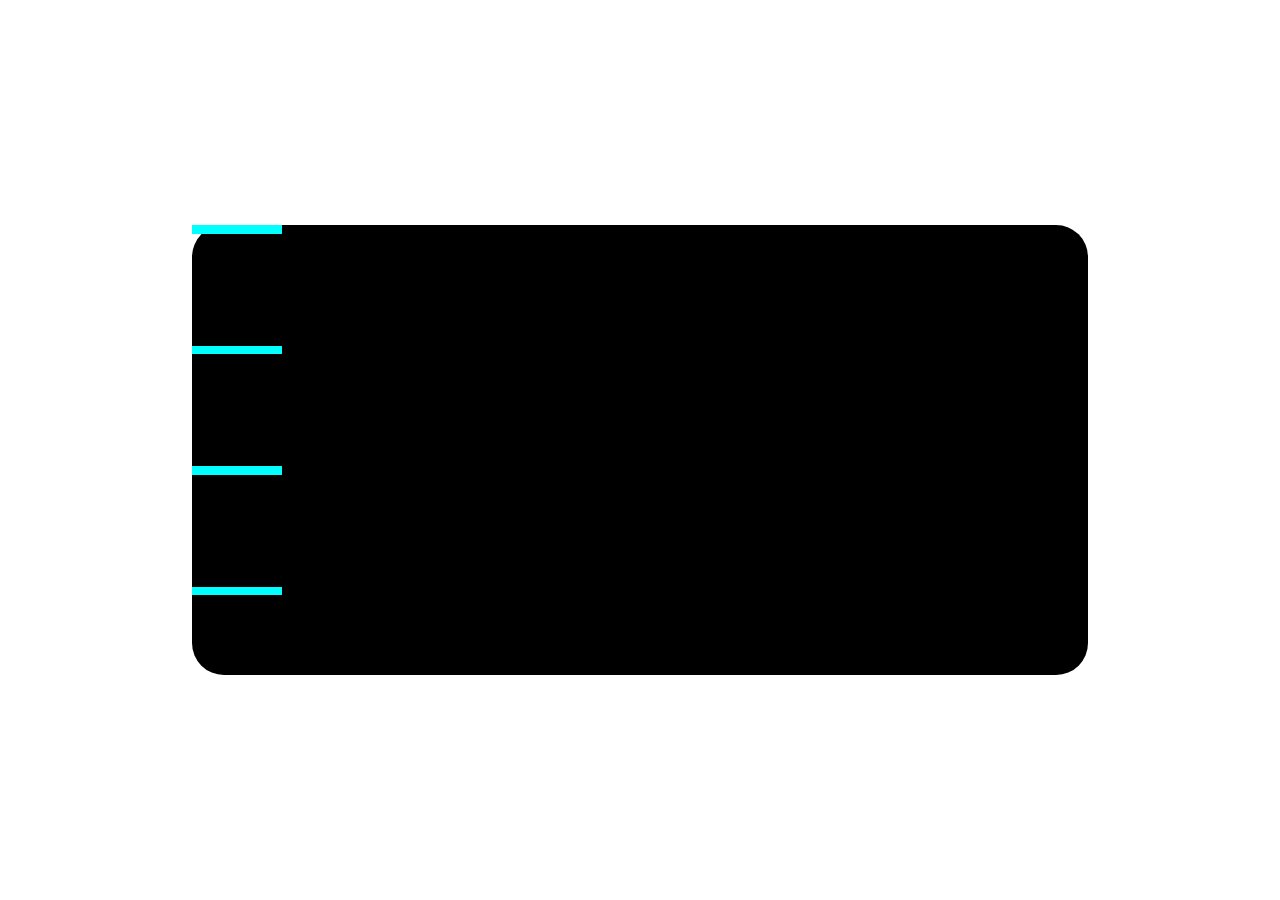
<file: just create/index.html>
<!DOCTYPE html>
<html lang="en">
<head>
    <meta charset="UTF-8">
    <meta name="viewport" content="width=device-width, initial-scale=1.0">
    <title>Just create</title>
    <link rel="stylesheet" href="style.css">
</head>
<body>
    <div class="container">
        <div class="item items1">
        </div>
        <div class="item items2">
        </div>
        <div class="item items3">
        </div>
        <div class="item items4">
        </div>
    </div>
</body>
</html>
</file>
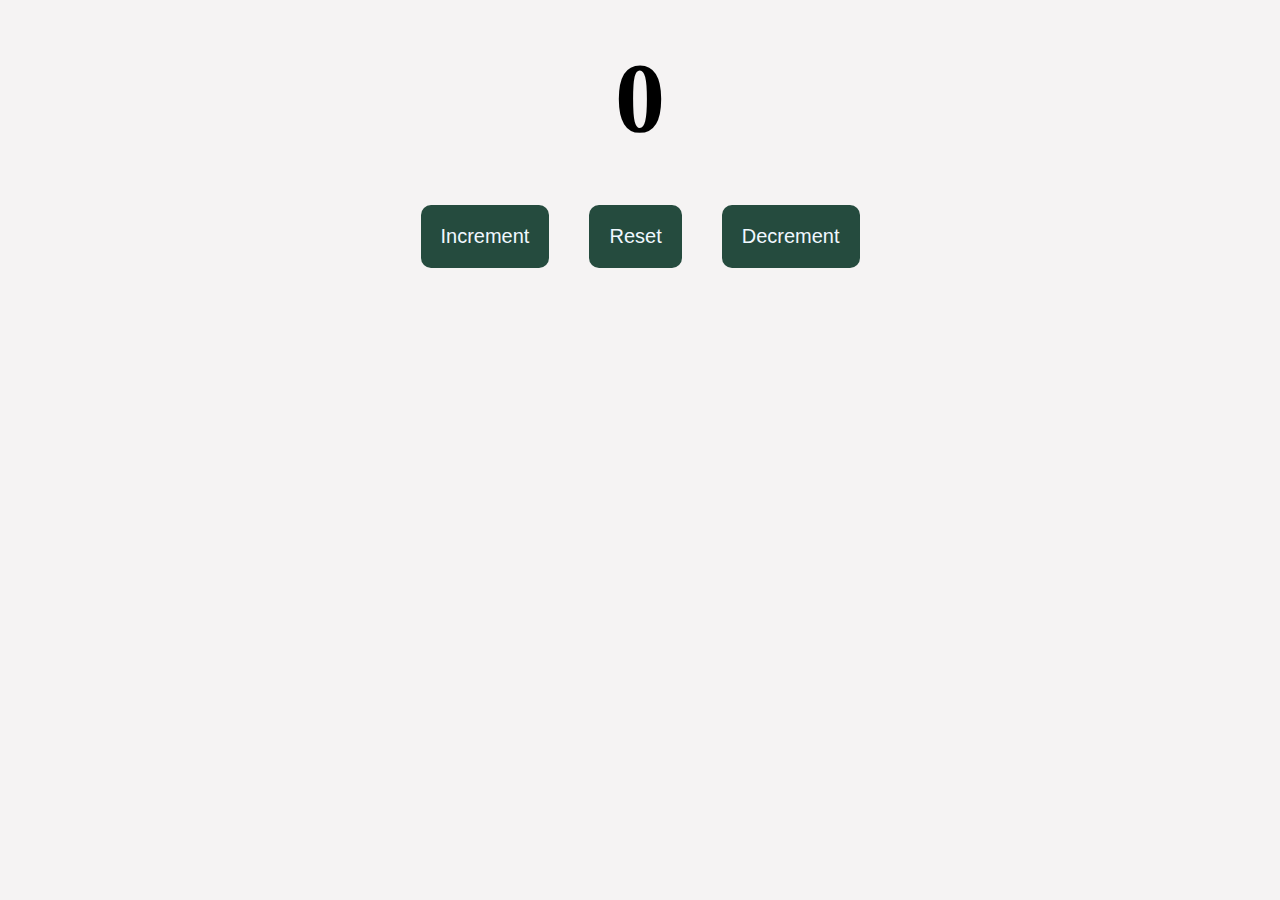
<file: web dev/counter_Project/index.html>
<!DOCTYPE html>
<html lang="en">
<head>
    <meta charset="UTF-8">
    <meta name="viewport" content="width=device-width, initial-scale=1.0">
    <title>Counter-Project</title>
    <link rel="stylesheet" href="style.css">
</head>
<body>
    <h1 id="display">0</h1>
    <div class="buttons">
        <button class="a" id="increase">Increment</button>
        <button class="a"id="reset">Reset</button>
        <button class="a" id="decrease">Decrement</button>
    </div>
    <script src="script.js"></script>    
</body>
</html>
</file>
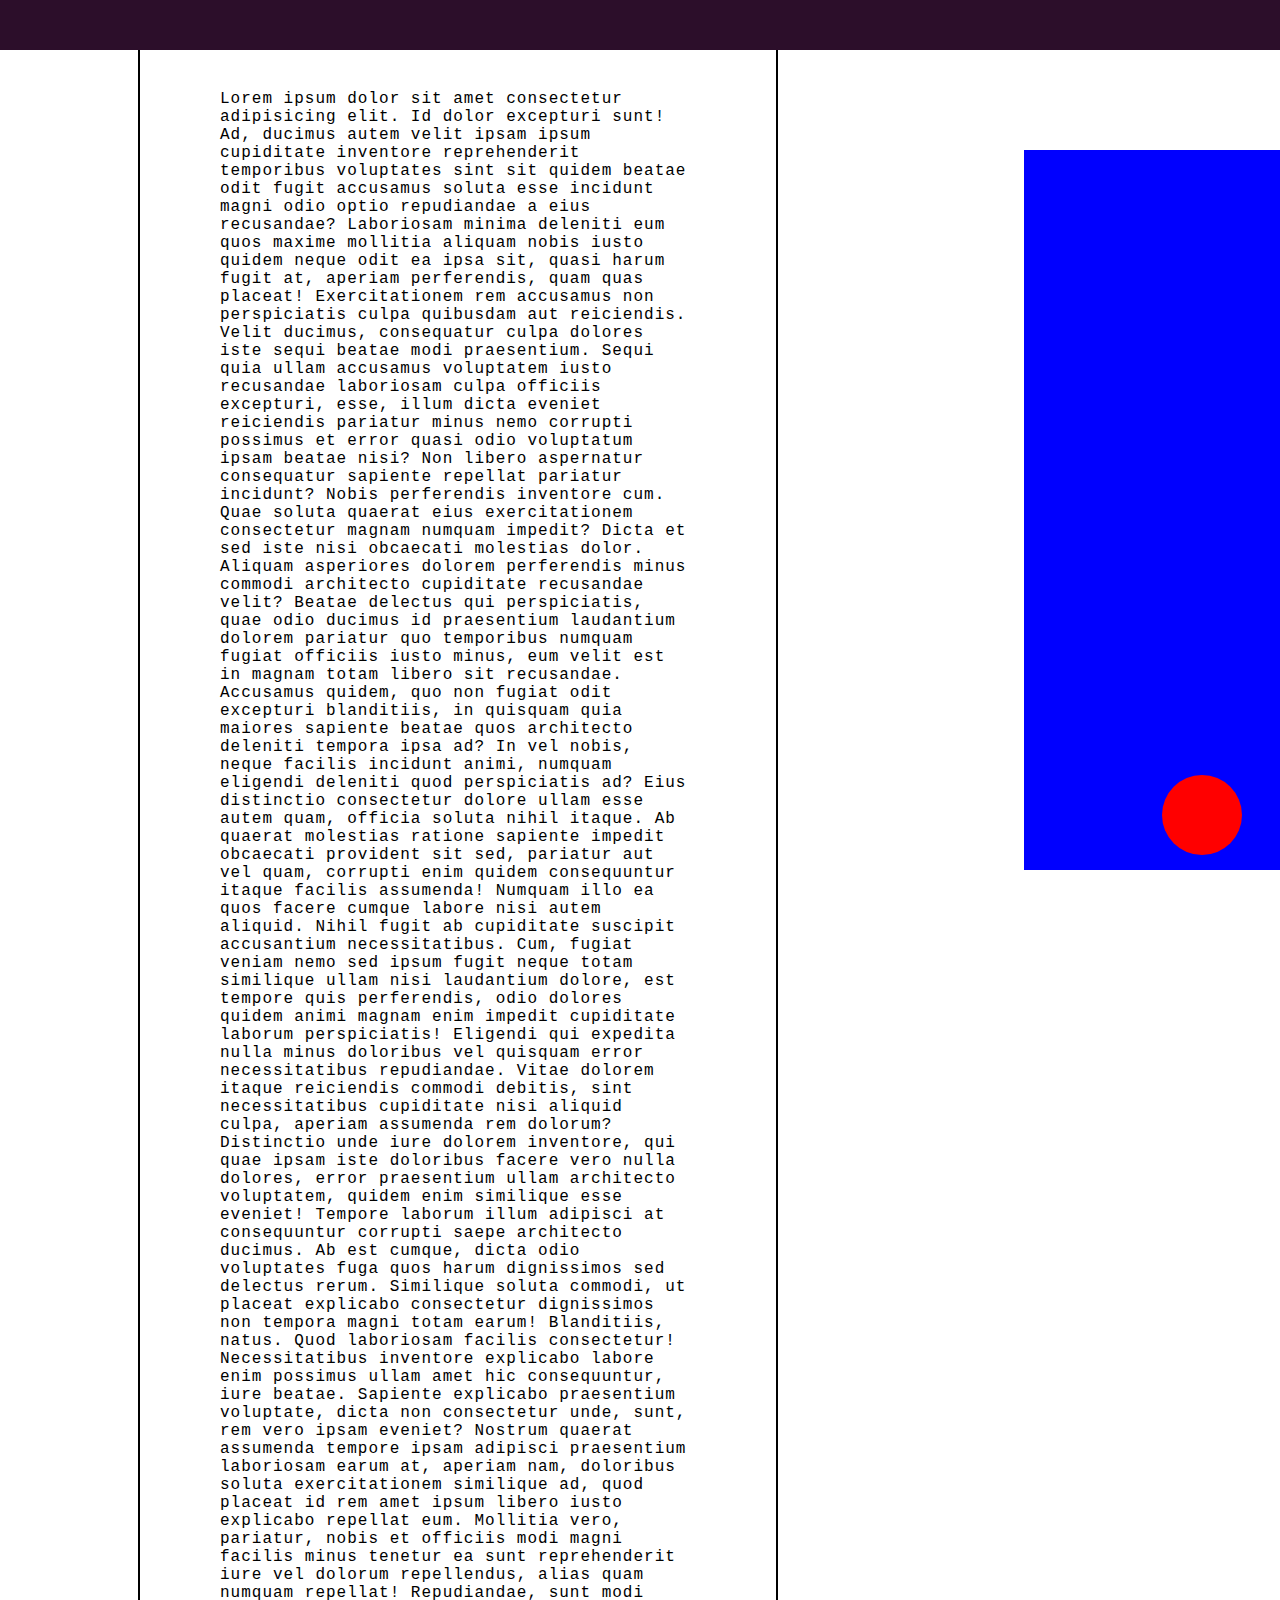
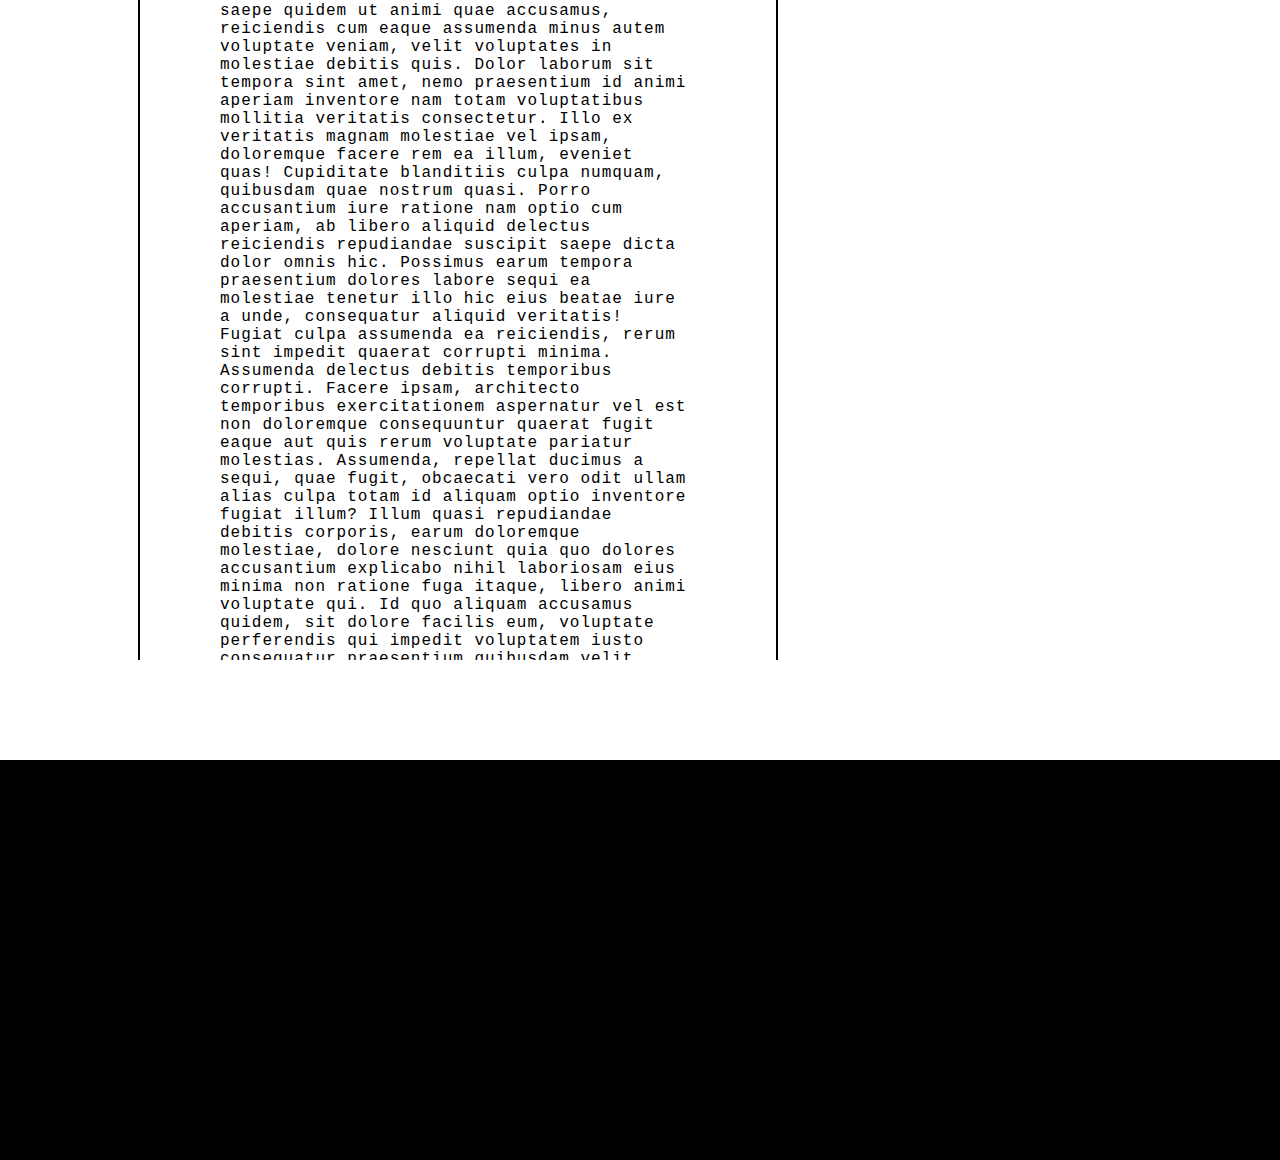
<file: web dev/DIsplay_project/index.html>
<!DOCTYPE html>
<html lang="en">
<head>
    <meta charset="UTF-8">
    <meta name="viewport" content="width=device-width, initial-scale=1.0">
    <title>Display and position practise</title>
    <link rel="stylesheet" href="style.css">
</head>
<body>
    <!-- navbar -->
    <nav class="navbar"></nav>
    <!-- main bar -->
    <main class="main"><p class="text"> Lorem ipsum dolor sit amet consectetur adipisicing elit. Id dolor excepturi sunt! Ad, ducimus autem velit ipsam ipsum cupiditate inventore reprehenderit temporibus voluptates sint sit quidem beatae odit fugit accusamus soluta esse incidunt magni odio optio repudiandae a eius recusandae? Laboriosam minima deleniti eum quos maxime mollitia aliquam nobis iusto quidem neque odit ea ipsa sit, quasi harum fugit at, aperiam perferendis, quam quas placeat! Exercitationem rem accusamus non perspiciatis culpa quibusdam aut reiciendis. Velit ducimus, consequatur culpa dolores iste sequi beatae modi praesentium. Sequi quia ullam accusamus voluptatem iusto recusandae laboriosam culpa officiis excepturi, esse, illum dicta eveniet reiciendis pariatur minus nemo corrupti possimus et error quasi odio voluptatum ipsam beatae nisi? Non libero aspernatur consequatur sapiente repellat pariatur incidunt? Nobis perferendis inventore cum. Quae soluta quaerat eius exercitationem consectetur magnam numquam impedit? Dicta et sed iste nisi obcaecati molestias dolor. Aliquam asperiores dolorem perferendis minus commodi architecto cupiditate recusandae velit? Beatae delectus qui perspiciatis, quae odio ducimus id praesentium laudantium dolorem pariatur quo temporibus numquam fugiat officiis iusto minus, eum velit est in magnam totam libero sit recusandae. Accusamus quidem, quo non fugiat odit excepturi blanditiis, in quisquam quia maiores sapiente beatae quos architecto deleniti tempora ipsa ad? In vel nobis, neque facilis incidunt animi, numquam eligendi deleniti quod perspiciatis ad? Eius distinctio consectetur dolore ullam esse autem quam, officia soluta nihil itaque. Ab quaerat molestias ratione sapiente impedit obcaecati provident sit sed, pariatur aut vel quam, corrupti enim quidem consequuntur itaque facilis assumenda! Numquam illo ea quos facere cumque labore nisi autem aliquid. Nihil fugit ab cupiditate suscipit accusantium necessitatibus. Cum, fugiat veniam nemo sed ipsum fugit neque totam similique ullam nisi laudantium dolore, est tempore quis perferendis, odio dolores quidem animi magnam enim impedit cupiditate laborum perspiciatis! Eligendi qui expedita nulla minus doloribus vel quisquam error necessitatibus repudiandae. Vitae dolorem itaque reiciendis commodi debitis, sint necessitatibus cupiditate nisi aliquid culpa, aperiam assumenda rem dolorum? Distinctio unde iure dolorem inventore, qui quae ipsam iste doloribus facere vero nulla dolores, error praesentium ullam architecto voluptatem, quidem enim similique esse eveniet! Tempore laborum illum adipisci at consequuntur corrupti saepe architecto ducimus. Ab est cumque, dicta odio voluptates fuga quos harum dignissimos sed delectus rerum. Similique soluta commodi, ut placeat explicabo consectetur dignissimos non tempora magni totam earum! Blanditiis, natus. Quod laboriosam facilis consectetur! Necessitatibus inventore explicabo labore enim possimus ullam amet hic consequuntur, iure beatae. Sapiente explicabo praesentium voluptate, dicta non consectetur unde, sunt, rem vero ipsam eveniet? Nostrum quaerat assumenda tempore ipsam adipisci praesentium laboriosam earum at, aperiam nam, doloribus soluta exercitationem similique ad, quod placeat id rem amet ipsum libero iusto explicabo repellat eum. Mollitia vero, pariatur, nobis et officiis modi magni facilis minus tenetur ea sunt reprehenderit iure vel dolorum repellendus, alias quam numquam repellat! Repudiandae, sunt modi saepe quidem ut animi quae accusamus, reiciendis cum eaque assumenda minus autem voluptate veniam, velit voluptates in molestiae debitis quis. Dolor laborum sit tempora sint amet, nemo praesentium id animi aperiam inventore nam totam voluptatibus mollitia veritatis consectetur. Illo ex veritatis magnam molestiae vel ipsam, doloremque facere rem ea illum, eveniet quas! Cupiditate blanditiis culpa numquam, quibusdam quae nostrum quasi. Porro accusantium iure ratione nam optio cum aperiam, ab libero aliquid delectus reiciendis repudiandae suscipit saepe dicta dolor omnis hic. Possimus earum tempora praesentium dolores labore sequi ea molestiae tenetur illo hic eius beatae iure a unde, consequatur aliquid veritatis! Fugiat culpa assumenda ea reiciendis, rerum sint impedit quaerat corrupti minima. Assumenda delectus debitis temporibus corrupti. Facere ipsam, architecto temporibus exercitationem aspernatur vel est non doloremque consequuntur quaerat fugit eaque aut quis rerum voluptate pariatur molestias. Assumenda, repellat ducimus a sequi, quae fugit, obcaecati vero odit ullam alias culpa totam id aliquam optio inventore fugiat illum? Illum quasi repudiandae debitis corporis, earum doloremque molestiae, dolore nesciunt quia quo dolores accusantium explicabo nihil laboriosam eius minima non ratione fuga itaque, libero animi voluptate qui. Id quo aliquam accusamus quidem, sit dolore facilis eum, voluptate perferendis qui impedit voluptatem iusto consequatur praesentium quibusdam velit eveniet, maxime temporibus at provident adipisci repellendus! Deleniti eum excepturi nihil aperiam nemo. Temporibus, earum hic deleniti dicta id et nam, magnam, reprehenderit ad qui nemo dolores? Sunt quasi sint laboriosam ducimus perspiciatis repellat sequi ipsa earum, excepturi quisquam obcaecati quam tempore odio asperiores neque expedita repellendus. Neque enim eaque nam natus qui expedita, nisi culpa similique dolorum nesciunt corrupti veniam, cupiditate perspiciatis modi totam eos aliquid odit ab illum! Sapiente, quos reprehenderit? Consequuntur amet officiis delectus. Obcaecati porro nihil ullam esse, blanditiis possimus, cupiditate id dolore iste sed qui labore quam neque debitis rerum quibusdam omnis minima eos incidunt. Architecto necessitatibus cum quo iusto exercitationem qui harum quae beatae, quidem aperiam facere ex blanditiis. Vero ea corporis provident veniam, in nobis voluptatem hic, iste sapiente qui aut eveniet quibusdam eius dolores laudantium. Dolor molestias nemo nobis quas voluptas natus quam dicta itaque, voluptatem aliquid adipisci, assumenda, tenetur repudiandae qui soluta perspiciatis labore cumque iste eveniet fugit neque libero. Voluptatibus inventore officiis corporis explicabo vero unde modi dolore laboriosam obcaecati accusamus praesentium a provident excepturi, magnam tempora nihil eaque, necessitatibus adipisci voluptatum sint blanditiis quidem quos! Neque veniam architecto voluptates ullam aliquam quia accusantium nemo placeat ad porro? Neque dolorem eos, dolores numquam, cum animi quam ut itaque soluta enim totam nobis accusamus, eveniet maxime impedit harum incidunt! Provident, dolorem necessitatibus! Ullam quae quam temporibus esse eius voluptate dolor nihil vero. Praesentium necessitatibus sit labore facere quam voluptatum quae, quia, perspiciatis sequi dignissimos, nobis quibusdam hic ipsum in laborum minus fugit magnam doloremque distinctio reprehenderit ea quidem similique! Repellat, hic culpa. Sapiente qui deserunt, perspiciatis eligendi quaerat tempora facere est, eveniet eaque autem ipsa iusto numquam! Ipsum quos pariatur porro assumenda velit, exercitationem corrupti! Totam suscipit esse necessitatibus eum, cumque quibusdam at illo consequatur modi maxime voluptatem. Sint repellat voluptatum eos tempora exercitationem consectetur accusamus quos consequatur laudantium! Quisquam architecto ea animi dolore, nulla sint natus! Soluta, nobis beatae natus atque consectetur autem? Quaerat laborum quam distinctio similique sit maxime id, perspiciatis aliquam sint inventore ipsam?Lorem ipsum dolor sit amet consectetur adipisicing elit. Ratione voluptatibus maxime cum deserunt nulla, nobis pariatur voluptates debitis officia aperiam dignissimos ad delectus sequi porro odio enim nam tempora eveniet soluta! Quas, rem iure libero sunt tempore, earum fuga quis repudiandae recusandae alias, distinctio doloribus dolore nobis nam consectetur harum aliquid! Ex quis ipsam quam, blanditiis labore dolores iure molestiae eum natus, ducimus nisi, ullam laboriosam a enim quo repudiandae iste voluptas nesciunt aut. Voluptate impedit, consectetur mollitia fugiat perferendis veniam dolorum, ipsa quasi sed officiis officia, quis eum facere. Dolore inventore tempora eveniet veniam, odit aliquid iste hic aut laudantium tempore officia delectus at eos, quasi quibusdam ipsum quo nisi exercitationem tenetur amet ex, velit ab accusantium? Totam debitis, quas dolor voluptate sit porro iste? Nemo, ipsa nostrum? Nulla repellendus, dolorem ducimus atque deserunt excepturi esse velit exercitationem laboriosam dicta voluptates porro rerum amet vitae molestias animi voluptatibus doloremque at, labore totam laborum eos minus. Exercitationem deserunt possimus suscip</p></main>
    <!--  aside bar -->
    <div class="aside_container">
        <aside class="aside"></aside>
    </div>
    <!-- contact -->
    <div class="contact"></div>
    <!-- fo0ter -->
   <footer class="footer"></footer> 
</body>
</html>
</file>
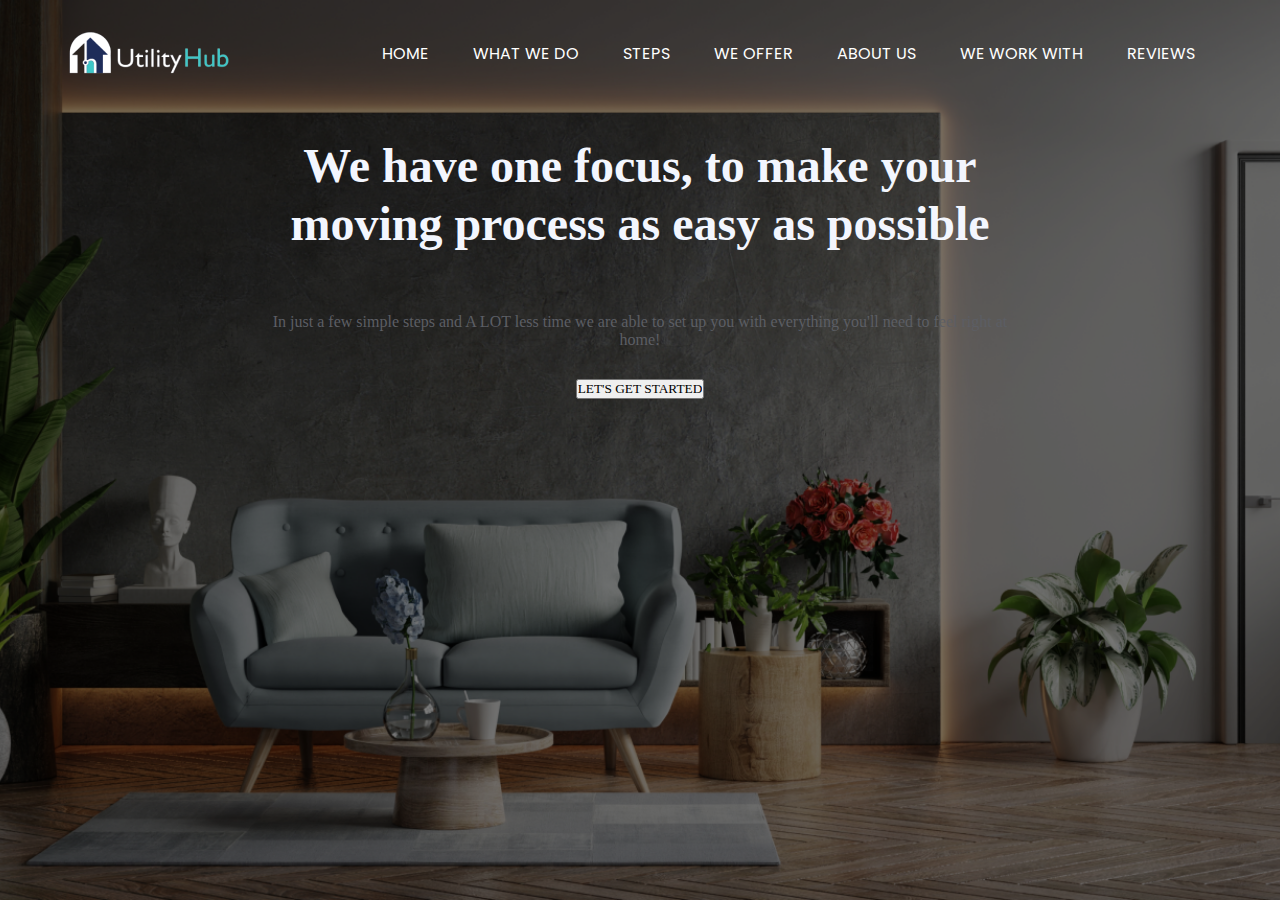
<file: web dev/First_Project/index.html>
<!DOCTYPE html>
<html lang="en">
<head>
    <meta charset="UTF-8">
    <meta name="viewport" content="width=device-width, initial-scale=1.0">
    <title>First project</title>
    <link rel="stylesheet" href="style.css">
</head>
<body>
    <section class="hero1" >
        <nav class="main-nav flex">
                <img src="assets/asset 0.png" alt=" nav logo">
                <ul>
                    <a href="#" class="link">HOME</a>
                    <a href="#" class="link">WHAT WE DO</a>
                    <a href="#" class="link">STEPS</a>
                    <a href="#" class="link">WE OFFER</a>
                    <a href="#" class="link"> ABOUT US</a>
                    <a href="#" class="link">WE WORK WITH</a>
                    <a href="#" class="link">REVIEWS</a>
                </ul>
        </nav>
        <section class="main-section-hero1 flex">
            <div class="h1-section-1"><h1>We have one focus, to make your moving process as easy as possible</h1></div>
            <div class="p-section-1"><p>In just a few simple steps and A LOT less time we are able to set up you with everything you'll need to feel right at home!</p></div>
            <div class="line-seciton-1"></div>
            <div class="input-section-1"><input type="submit" value="LET'S GET STARTED"></div>
        </section>
    </section>
</body>
</html>
</file>
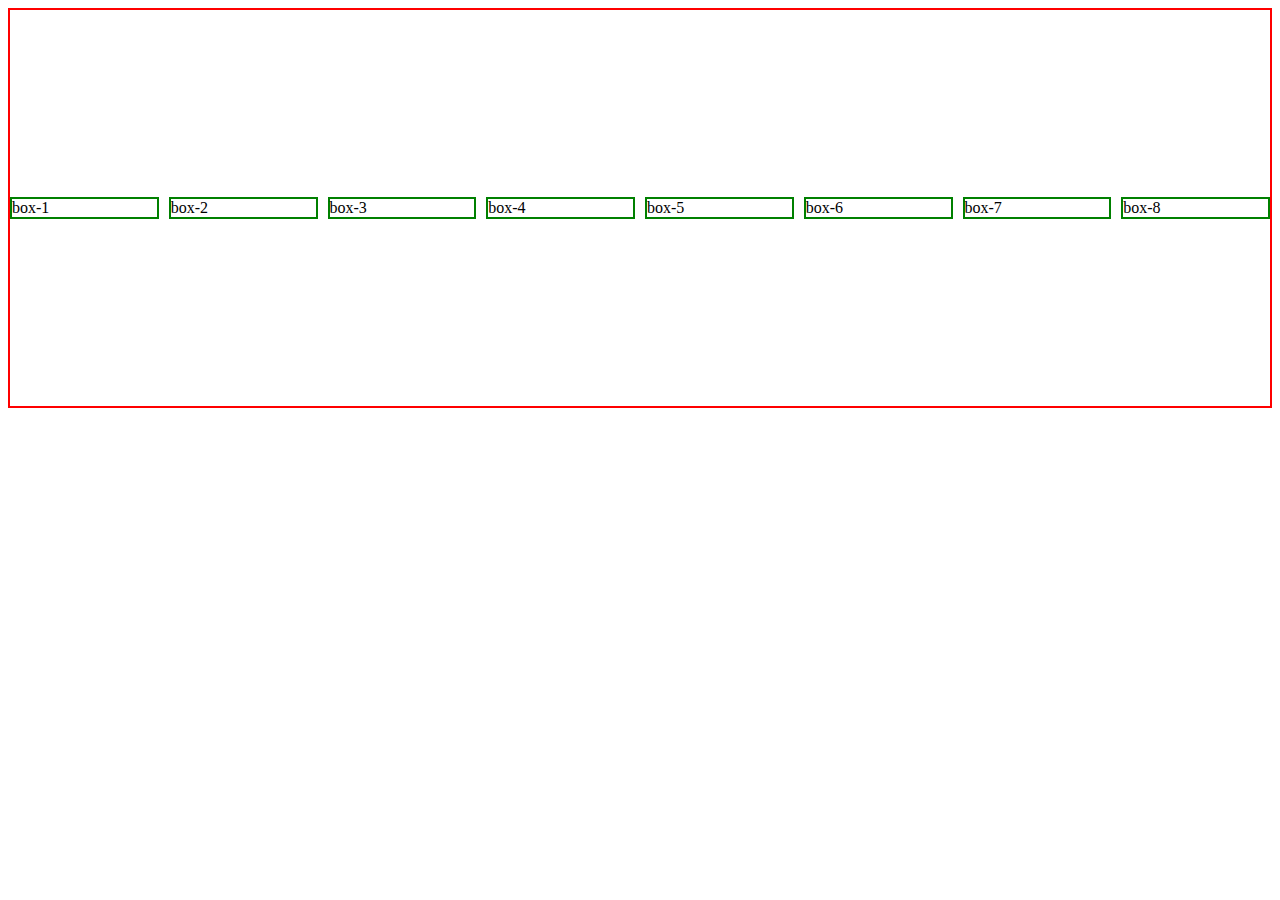
<file: web dev/flexbox/index.html>
<!DOCTYPE html>
<html lang="en">
<head>
    <meta charset="UTF-8">
    <meta name="viewport" content="width=device-width, initial-scale=1.0">
    <title>Flexbox</title>
    <link rel="stylesheet" href="style.css">
</head>
<body>
    <div class="container">
        <div class="box">box-1</div>
        <div class="box">box-2</div>
        <div class="box">box-3</div>
        <div class="box">box-4</div>
        <div class="box">box-5</div>
        <div class="box">box-6</div>
        <div class="box">box-7</div>
        <div class="box">box-8</div>
    </div>
</body>
</html>
</file>
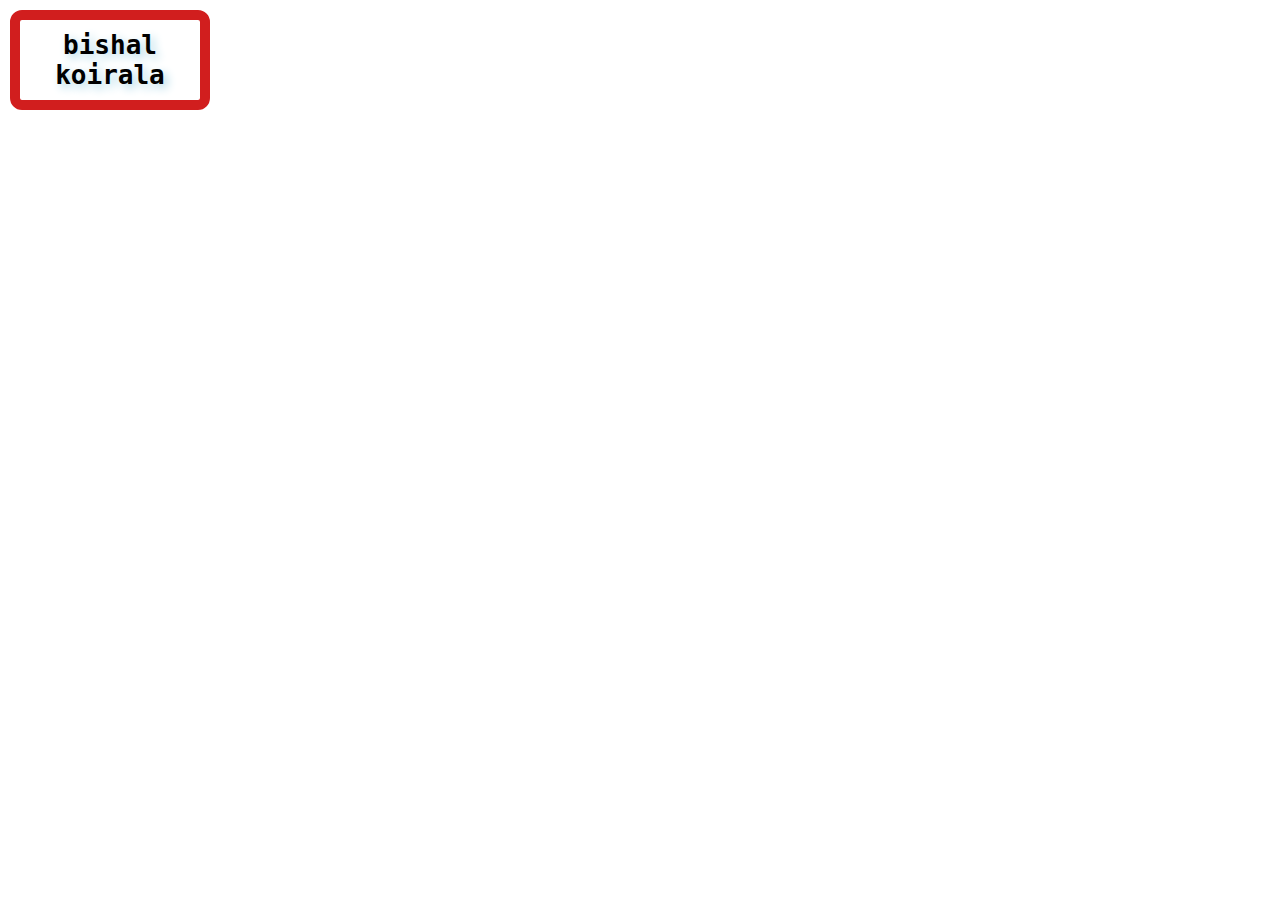
<file: web dev/html/index.html>
<!DOCTYPE html>
<html lang="en">
<head>
    <meta charset="UTF-8">
    <meta name="viewport" content="width=device-width, initial-scale=1.0">
    <title>Document</title>
    <link rel="stylesheet" href="style.css">
</head>
<body>
    <div class="box"><h1>Bishal koirala</h1></div>
    
</body>
</html>
</file>
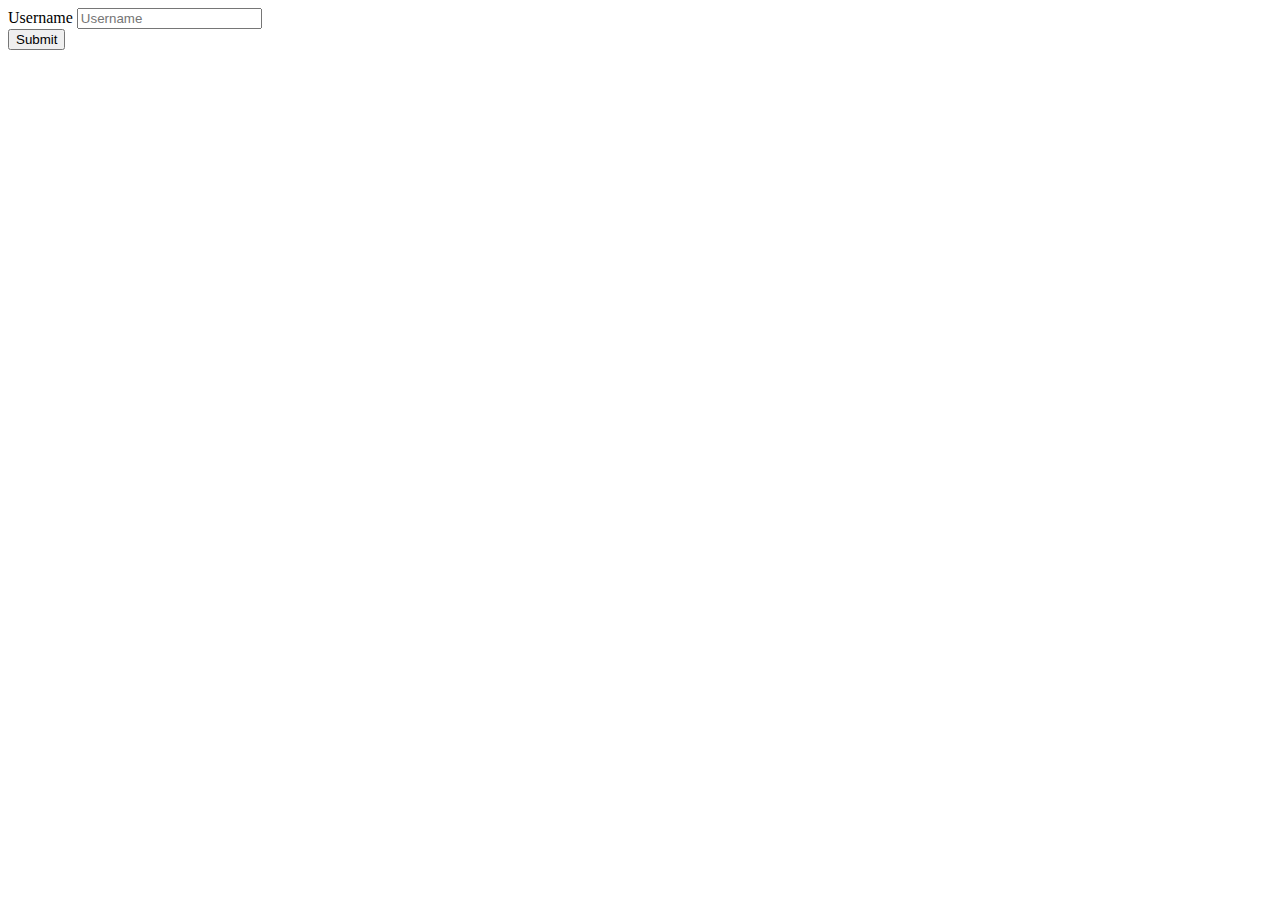
<file: web dev/js course work/index.html>
<!DOCTYPE html>
<html lang="en">
<head>
    <meta charset="UTF-8">
    <meta name="viewport" content="width=device-width, initial-scale=1.0">
    <title>js topic</title>
</head>
<body>
    <label>Username</label>
    <input  id="username"type="text" placeholder="Username"><br>
    <input id="click"type="submit"><br><br>
    <h1 id="Output"></h1>
    <h1 id="radius"></h1>
    <script src="script.js"></script>
</body>
</html>
</file>
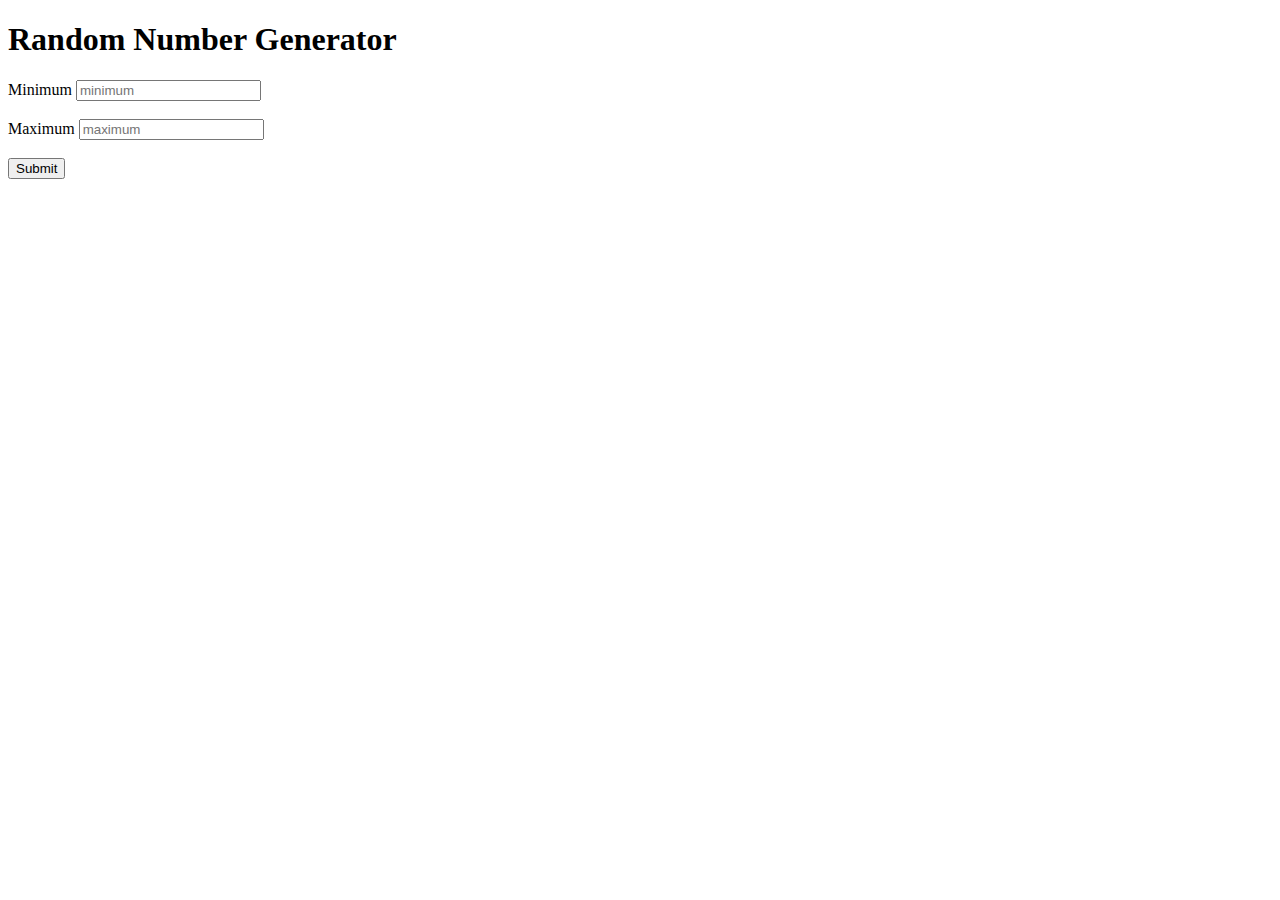
<file: web dev/Random_number Generator/index.html>
<!DOCTYPE html>
<html lang="en">
<head>
    <meta charset="UTF-8">
    <meta name="viewport" content="width=device-width, initial-scale=1.0">
    <title>Random_Number Generator</title>
</head>
<body>
    <h1>Random Number Generator</h1>
    <label for="min_Number">Minimum</label>
    <input  id="minnumber"  type="text" placeholder="minimum"><br> <br>
    <label for="min_Number">Maximum</label>
    <input  id="maxnumber" type="text" placeholder="maximum"><br><br>
    <button id="submit">Submit</button>
    <h1 id="result"></h1>
    <script src="script.js"></script>
</body>
</html>
</file>
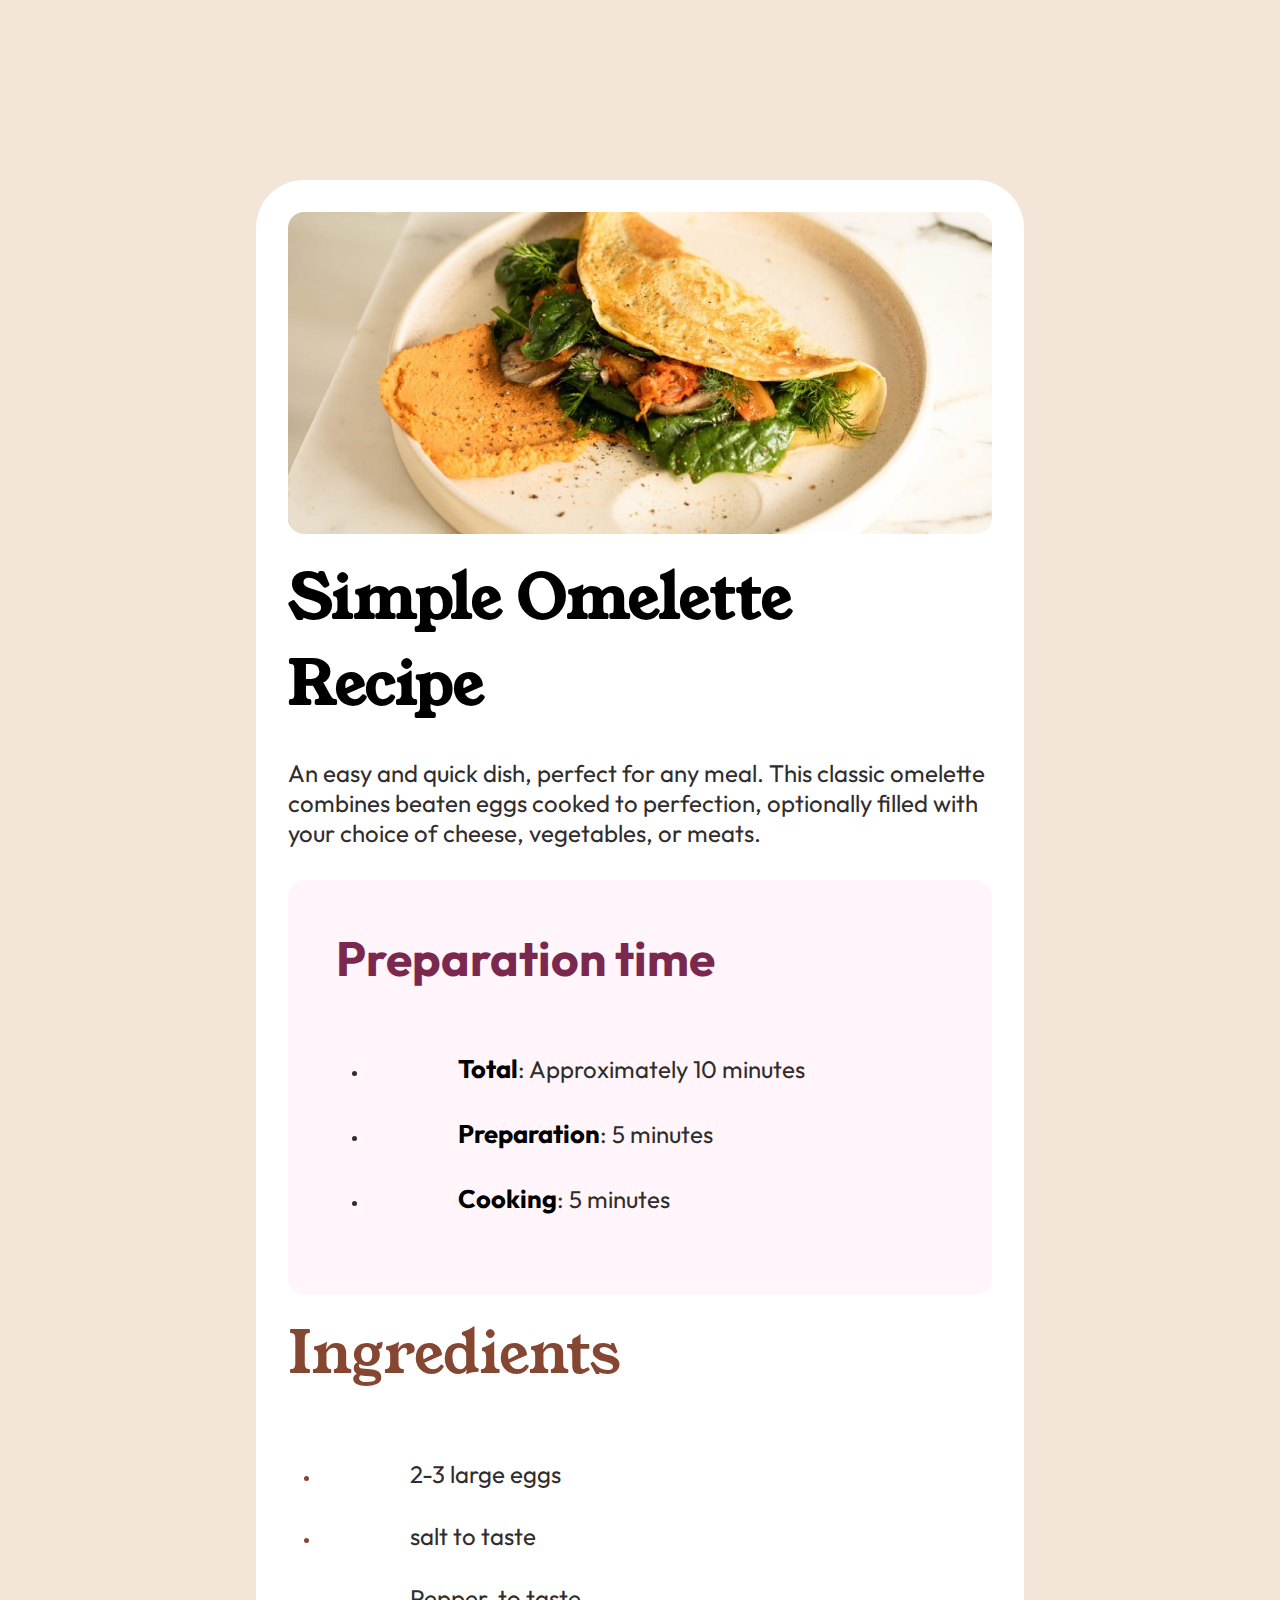
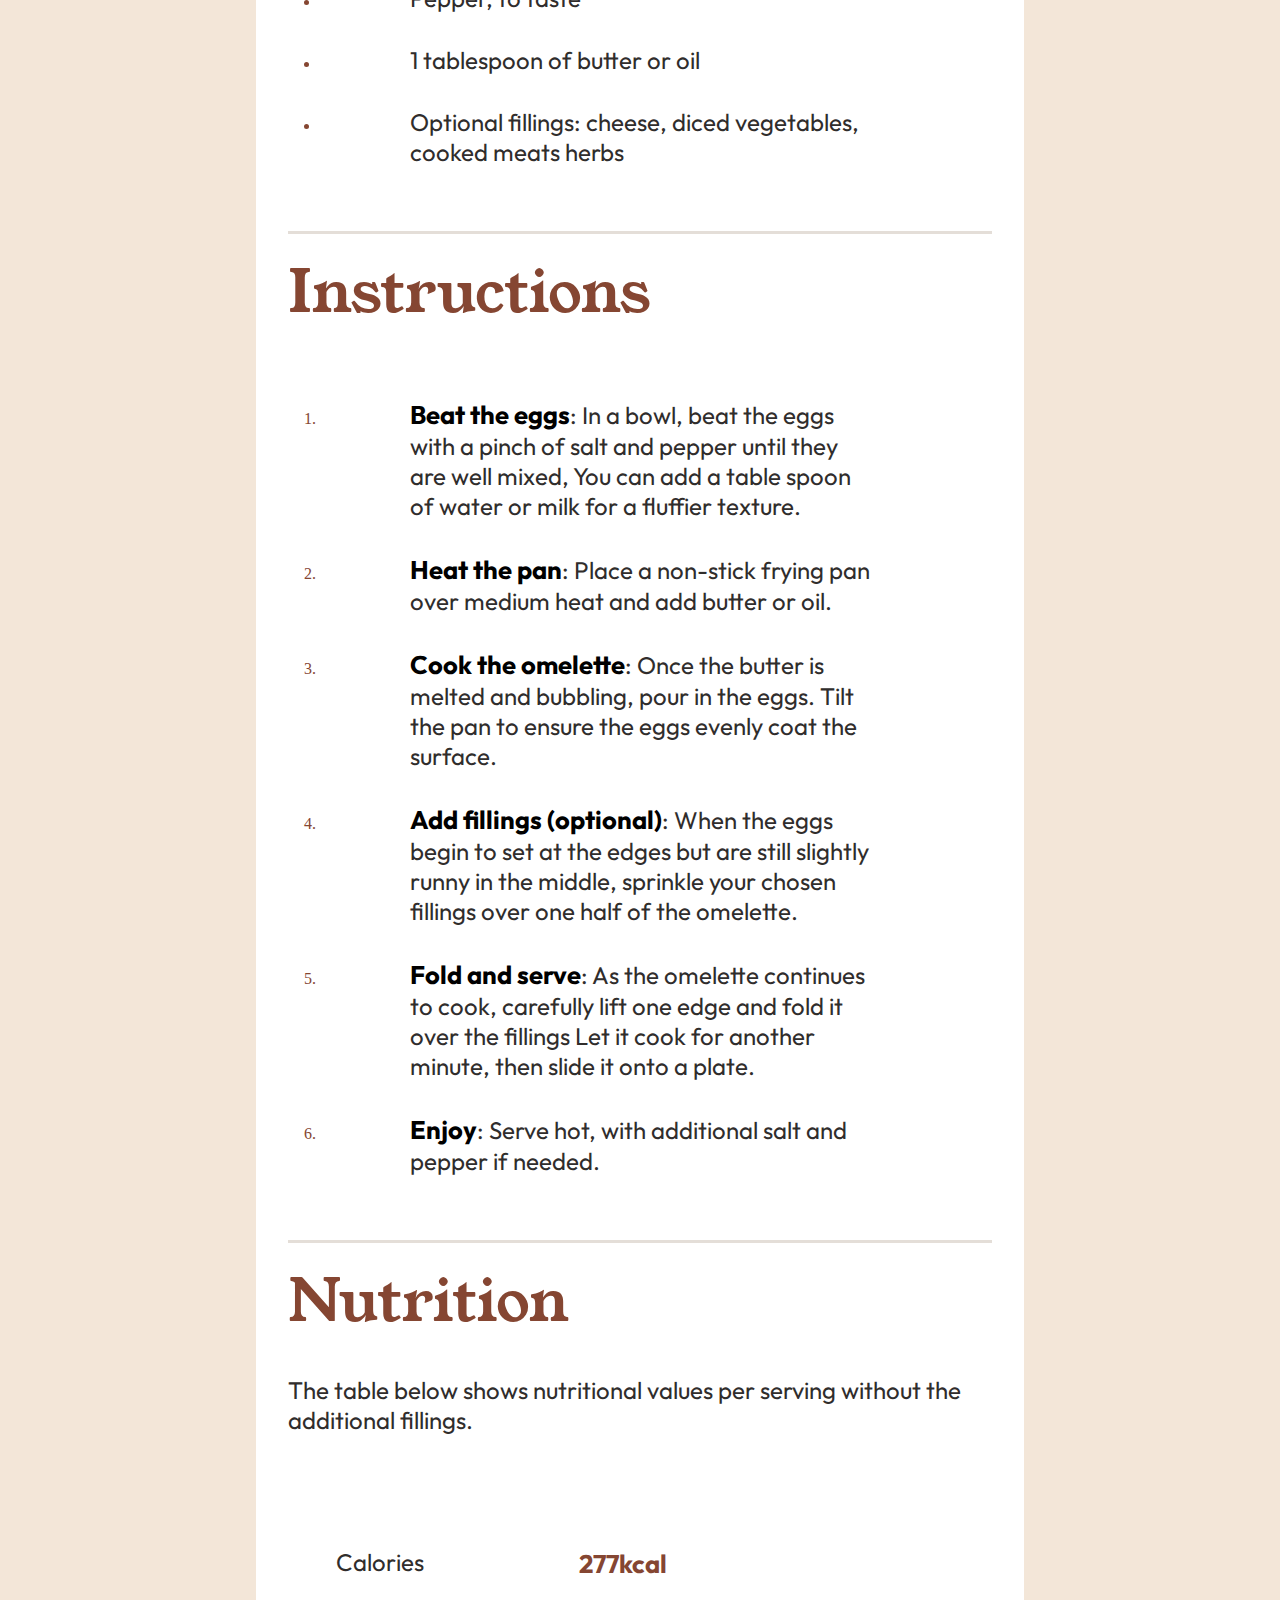
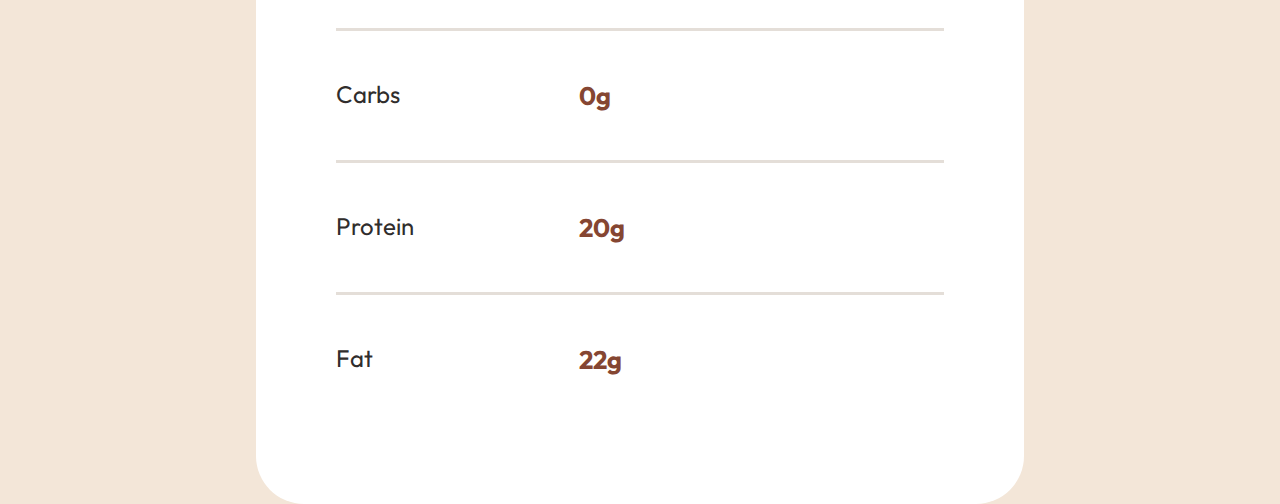
<file: web dev/recipe-page-main (1)/index.html>
<!DOCTYPE html>
<html lang="en">
<head>
    <meta charset="UTF-8">
    <meta name="viewport" content="width=device-width, initial-scale=1.0">
    <title>Simple Omelette Recipe</title>
    <link rel="stylesheet" href="style.css">
</head>
<body>


    
<!-- main section-->
    <main>   

        
<!-- image section -->
        <div class="img-container">
            <img src="./recipe-page-main/assets/images/image-omelette.jpeg" alt=" img">
        </div>
        <h1>Simple Omelette Recipe</h1>
        <p>An easy and quick dish, perfect for any meal. This classic omelette combines beaten eggs cooked to perfection, optionally filled with your choice of cheese, vegetables, or meats.</p>


        
<!-- Preparation section -->
        <div class="preparation-container flex">
            <h3>Preparation time</h3>
            <ol class="dot-li">
                <li><p><span class="bold-p">Total</span>: Approximately 10 minutes</p></li>
                <li><p><span class="bold-p">Preparation</span>: 5 minutes</p></li>
                <li><p><span class="bold-p">Cooking</span>: 5 minutes</p></li>
            </ol>
        </div>


        
<!-- Ingredient section -->
        <h2>Ingredients</h2>
        <div class="ingredients-container">
            <ol class="dot-li">
                <li><p>2-3 large eggs</p></li>
                <li><p>salt to taste</p></li>
                <li><p>Pepper, to taste</p></li>
                <li><p>1 tablespoon of butter or oil</p></li>
                <li><p>Optional fillings: cheese, diced vegetables, cooked meats herbs</p></li>
            </ol>
        </div>
        <div class="line"></div>

        
<!--  Instruction section-->
        <h2>Instructions</h2>
        <div class="instruction-container">
            <ol>
                <li><p><span class="bold-p">Beat the eggs</span>: In a bowl, beat the eggs with a pinch of salt and pepper until they are well mixed, You can add a table spoon of water or milk for a fluffier texture.</p></li>
                <li><p><span class="bold-p">Heat the pan</span>: Place a non-stick frying pan over medium heat and add butter or oil.</p></li>
                <li><p><span class="bold-p">Cook the omelette</span>: Once the butter is melted and bubbling, pour in the eggs. Tilt the pan to ensure 
                the eggs evenly coat the surface.</p></li>
                <li><p><span class="bold-p">Add fillings (optional)</span>: When the eggs begin to set at the edges but are still slightly runny in the 
                middle, sprinkle your chosen fillings over one half of the omelette.</p></li>
                <li><p><span class="bold-p">Fold and serve</span>: As the omelette continues to cook, carefully lift one edge and fold it over the fillings Let it cook for another minute, then slide it onto a plate.</p></li>
                <li><p><span class="bold-p">Enjoy</span>: Serve hot, with additional salt and pepper if needed.</p></li>
            </ol>
        </div>
        <div class="line"></div>

        
 <!--  Nutrition section-->
        <h2>Nutrition</h2>
        <div class="nutrition-container">
            <p>  The table below shows nutritional values per serving without the additional fillings.</p>
            <div class="nutrition-container-value">
                <div class="value flex">
                    <p>Calories</p>
                    <p class="bold-p">277kcal</p>
                </div>
                <div class="line"></div>
                <div class="value flex">
                    <p>Carbs</p>
                    <p class="bold-p">0g</p>
                </div>
                <div class="line"></div>
                <div class="value flex">
                    <p>Protein</p>
                    <p class="bold-p">20g</p>
                </div>
                <div class="line"></div>
                <div class="value flex">
                    <p>Fat</p>
                    <p class="bold-p">22g</p>
                </div>
            </div>
        </div>
    </main>
</body>
</html>
</file>
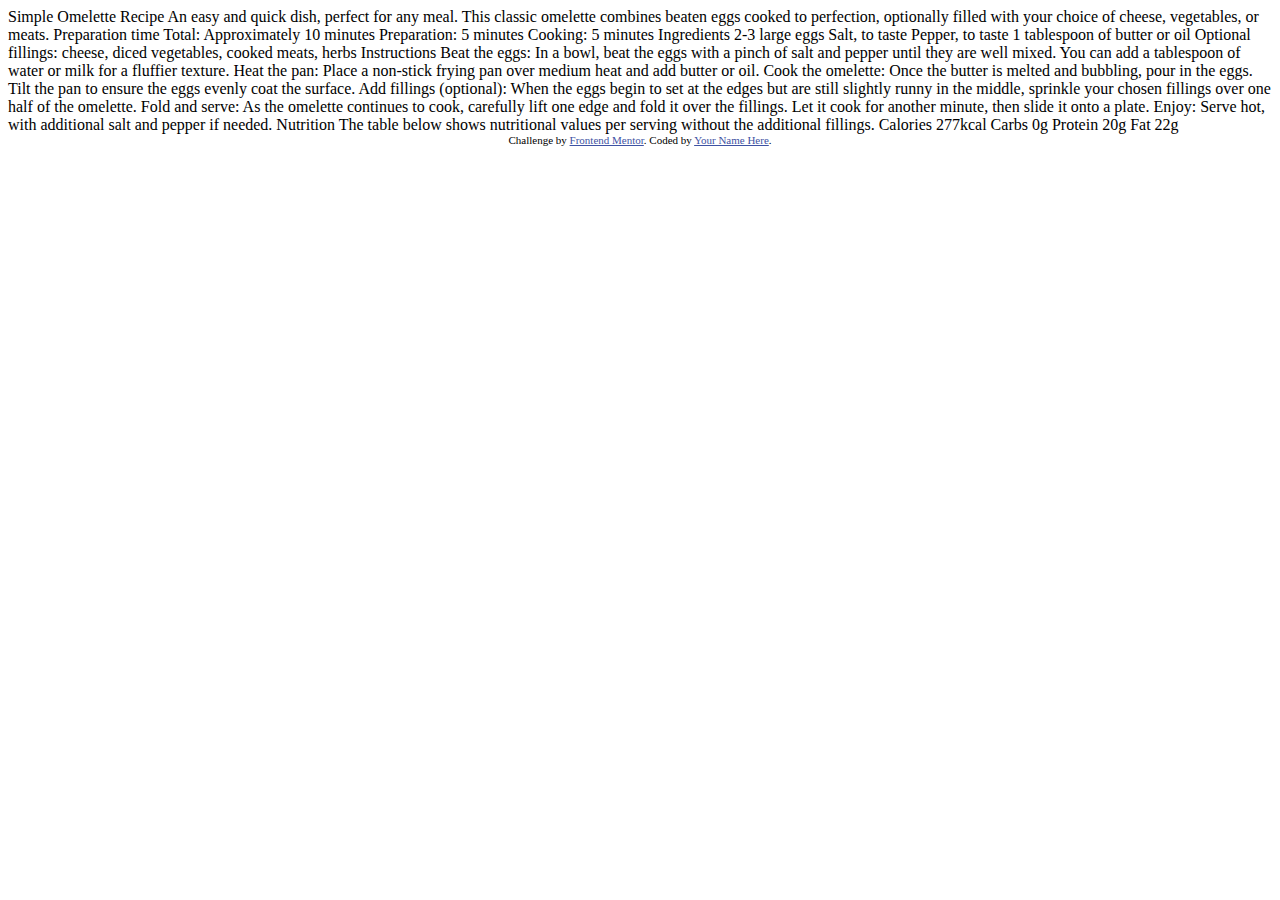
<file: web dev/recipe-page-main (1)/recipe-page-main/Example.html>
<!DOCTYPE html>
<html lang="en">
<head>
  <meta charset="UTF-8">
  <meta name="viewport" content="width=device-width, initial-scale=1.0"> <!-- displays site properly based on user's device -->

  <link rel="icon" type="image/png" sizes="32x32" href="./assets/images/favicon-32x32.png">
  
  <title>Frontend Mentor | Recipe page</title>

  <!-- Feel free to remove these styles or customise in your own stylesheet 👍 -->
  <style>
    .attribution { font-size: 11px; text-align: center; }
    .attribution a { color: hsl(228, 45%, 44%); }
  </style>
</head>
<body>

  Simple Omelette Recipe

  An easy and quick dish, perfect for any meal. This classic omelette combines beaten eggs cooked 
  to perfection, optionally filled with your choice of cheese, vegetables, or meats.

  Preparation time

  Total: Approximately 10 minutes
  Preparation: 5 minutes
  Cooking: 5 minutes

  Ingredients

  2-3 large eggs
  Salt, to taste
  Pepper, to taste
  1 tablespoon of butter or oil
  Optional fillings: cheese, diced vegetables, cooked meats, herbs

  Instructions

  Beat the eggs: In a bowl, beat the eggs with a pinch of salt and pepper until they are well mixed. 
  You can add a tablespoon of water or milk for a fluffier texture.

  Heat the pan: Place a non-stick frying pan over medium heat and add butter or oil.

  Cook the omelette: Once the butter is melted and bubbling, pour in the eggs. Tilt the pan to ensure 
  the eggs evenly coat the surface.

  Add fillings (optional): When the eggs begin to set at the edges but are still slightly runny in the 
  middle, sprinkle your chosen fillings over one half of the omelette.

  Fold and serve: As the omelette continues to cook, carefully lift one edge and fold it over the 
  fillings. Let it cook for another minute, then slide it onto a plate.

  Enjoy: Serve hot, with additional salt and pepper if needed.

  Nutrition

  The table below shows nutritional values per serving without the additional fillings.

  Calories
  277kcal

  Carbs
  0g

  Protein
  20g

  Fat
  22g
  
  <div class="attribution">
    Challenge by <a href="https://www.frontendmentor.io?ref=challenge" target="_blank">Frontend Mentor</a>. 
    Coded by <a href="#">Your Name Here</a>.
  </div>
</body>
</html>
</file>
<file: just create/style.css>
*{
    padding: 0;
    margin: 0;
    box-sizing: border-box;
}


body, html{
    width: 100%;
    height: 100%;
    font-size: 16px;
    display:flex;
    justify-content: center;
    align-items: center;
}
.container{
    width: 70%;
    height: 50%;
    background-color: black;
    display: grid;
    grid-template-columns: (2 , 1fr);
    grid-template-rows: (2, 1fr);
    gap: 2em;
    border-radius: 2em;
}

.item{
    height: 10%;
    width: 10%;
    background-color: aqua;
}
</file>
<file: web dev/counter_Project/style.css>
@import url('https://fonts.googleapis.com/css2?family=Roboto:wght@700&display=swap');
*{
    padding: 0;
    margin: 0;
    box-sizing: border-box;
}
body{
    background-color: rgb(245, 243, 243);
}
h1{
    text-align: center;
    margin: 20px;
    padding: 20px;
    font-size: 100px;
    border: none;
}
.buttons{
    text-align: center;
    border: none;
    display: flex;
    align-items: center;
    justify-content: center;
    gap: 20px;
}
.a{
    padding: 20px;
    margin: 10px;
    border-radius: 10px;
    border: none;
    font-size: 20px; 
    font-style: bold;   
    background-color: rgb(37, 75, 62);
    color: aliceblue;
}
.a:hover{
    background-color: rgb(36, 63, 54);
    color: rgb(225, 225, 230);
}
</file>
<file: web dev/DIsplay_project/style.css>
*{
    margin: 0;
    padding: 0;
    box-sizing: border-box;
}

body{
    font-size: 16px;
    position: relative;
}

.navbar{
    width: 100%;
    height: 50px;
    border: none;
    background-color: rgb(44, 14, 42);
    position: fixed;
    z-index: 1;
}

.text{
    border-left: 2px solid black;
    border-right: 2px solid black;
    margin: 10px;
    width: 50%;
    height: 250vh;
    padding: 80px;
    position: absolute;
    left: 10%;
    z-index: 0;
    letter-spacing: 1px;
    font-size: 1rem;
    font-family: monospace;
    overflow: hidden;
}

.aside_container{
    width: 100%;
    height: 130vh;
    position: absolute;
    top: 0;
}
.aside{
    background-color: blue;
    width: 20%;
    height: 80vh;
    border: none;
    position: sticky;
    padding: 10px;
    float: right;
    margin: 80px 0px 0px 0px;
    top: 150px;
}

.contact{
    width: 80px;
    height: 80px;
    border-radius: 50%;
    background-color: red;
    position: fixed;
    right: 3%;
    bottom: 5%;
}
.footer{
    bottom: 0;
    width: 100%;
    height: 400px;
    background-color: black;
    position: absolute;
    top: 240vh;
    margin-top: 200px;
    z-index: -1;
}
</file>
<file: web dev/First_Project/style.css>
@import url('https://fonts.googleapis.com/css2?family=Inter:wght@400;600;700&family=Poppins&display=swap');
*{
    margin: 0;
    padding: 0;
    box-sizing: border-box;
    font-family: Poppins sans-serif;
}

/* it is use for color root var */
:root{
    --color--dark--black: #000000;
    --color--light--blue: #68c4c7;
    --color--medium--gray: #808080;
    --color--light--gray: #8f8f8f;
    --color--dark--blue: #020224;
    --color--dark--white: #d9d9d9;
    --color--light--black: #181a21;
    --color--purple--white: #f2f1f7;
    --color--blue--white: #f3f6fe;
    --color--pink--white: #f4f4f4;
    --color--white: #ffffff;
    --color--purple--black: #1a202c;
    --color--purple--blue: #1b2a52;
    --color--purple--gray: #484562;
    --color--gray-white: #5c5e64;
    --color--light--opacity--black: #000000;
}
/* utility classes */

body{
    display: flex;
}

.flex{
    display: flex;
    align-items: center;
}

a{
    text-decoration: none;
    color: var(--color--white);
    font-family: Poppins;
    font-size: 1rem;
}

h1{
    font-size: 3rem;
    line-height: 58px;
}


/* style main section */
.hero1{
    background-image: url(./assets/asset\ 29.png);
    height: 100vh;
    width: 100vw;
    background-repeat: no-repeat;
    background-size: cover;
    background-position: center;
}

/* nev-section */
.main-nav{
    justify-content: space-around;
    margin-block: 30px;
    border: 1px soild green
}

.link{
    padding-inline: 20px;
    border: 2px soild red;
}


.main-section-hero1{
    margin-inline: 20%;
    margin-block: 30px;
    flex-direction: column;
    text-align: center;
}

.h1-section-1{
    margin-block: 30px;
    color: var(--color--blue--white);
}

.p-section-1{
    margin-block: 30px;
    color: var(--color--gray-white)
}
</file>
<file: web dev/flexbox/style.css>
*{
    box-sizing: border-box;
}
.container{
    height: 400px;
    border: 2px solid red;
    display: flex;
    flex-wrap: wrap column;
    gap: 10px; /* both row and column*/
    /* flex-flow: wrap column;  it is used for shorthand property to wrap and flex direction*/
    /* justify-content: right; is use for x-direction*/
    justify-content: center;
    align-items: center;

}
.box{
    border: 2px solid green;
    width: 80px;
    flex-basis: 25%;
}
</file>
<file: web dev/html/style.css>
*{
    margin: 0;
    padding: 0;
    box-sizing: border-box;
}
.box h1{
    width:  200px;
    border: 10px solid rgb(209, 30, 30);  
    margin: 10px 10px;
    padding: 10px 10px 10px 10px;
    border-radius: 12px; 
    text-align: center;
    text-decoration-color: blue;
    text-decoration-line: dot;
    text-transform: lowercase;
    text-indent:0; /*it is use for give a gap in left of word*/
    text-shadow: 4px 4px 10px lightblue;
    font-family: monospace;
    display: block;
    
}
</file>
<file: web dev/recipe-page-main (1)/style.css>
/* reset class */
@import url('https://fonts.googleapis.com/css2?family=Outfit:wght@400;600;700&family=Young+Serif&display=swap');
*{
    padding: 0;
    margin: 0;
    box-sizing: border-box;
    font-size: 16px;
}





/* global variable */
:root{

    /* for color */
    --Nutmeg:hsl(14, 45%, 36%);
    --Dark-Raspberry:hsl(332, 51%, 32%);
    --White: hsl(0, 0%, 100%);
    --Rose-White: hsl(330, 100%, 98%);
    --Eggshell: hsl(30, 54%, 90%);
    --Light-Grey: hsl(30, 18%, 87%);   
    --Wenge-Brown: hsl(30, 10%, 34%);    
    --Dark-Charcoal: hsl(24, 5%, 18%);

    /* for font */
    --primary-font:  'Young Serif', serif;
    --secondary-font:'Outfit', sans-serif;

    /* for spacing */
    --small-spacing:16px;
    --medium-spacing: 32px;
    --large-spacing: 48px; 

}

body{
    width: 100%;
    height: 100vh;
    background-color: var(--Eggshell);
    display: flex;
    justify-content: center;
    align-items: center;
    position: relative;
}




/* utility class */

h1{
    margin-block: var(--small-spacing);
    font-size: 3.8rem;
    font-family: var(--primary-font);
    font-weight: 700;
}

.flex{
    display: flex;
}

p{
    font-size: 1.5rem;
    color: var(--Dark-Charcoal);
    margin-block: var(--medium-spacing);
    font-family: var(--secondary-font);
}


h3{
    font-size: 3rem;
}

h2{
    color: var(--Nutmeg);
    font-family: var(--primary-font);
    font-size: 3.7rem;
    font-weight: 400;
    margin-block: var(--small-spacing);
}

.bold-p{
    color: black;
    font-size: 1.6rem;
    font-weight: 700;
}

.line{
    width: 100%;
    margin-block: var(--small-spacing);
    height: 3px;
    background-color: var(--Light-Grey);
}

li p{
    margin-inline: 3.75em;
}

ol{
    color: var(--Nutmeg);
}

.dot-li{
    list-style-type: disc;
}



/* main container design*/
main{
    position: absolute;
    width: 60%;
    background-color: var(--White);
    top: 20%;
    border-radius: var(--large-spacing);
    padding: var(--medium-spacing);
}





/* --------img part------------------- */

.img-container img{
    width: 100%;
    height: 50%;
    background-repeat: no-repeat;
    background-position: center;
    background-size: cover;
    border-radius: 16px;
}




/* --------preparation part----------- */

.preparation-container{
    width: 100%;
    height: 30%;
    background-color: var(--Rose-White);
    justify-content: start;
    flex-direction: column;
    padding: var(--medium-spacing);
    border-radius: 16px;
    margin-block: var(--small-spacing);
}

.preparation-container h3{
    font-family: var(--secondary-font);
    color: var(--Dark-Raspberry);
    padding: var(--small-spacing);
}

.preparation-container ol li{
    margin-block: var(--small-spacing);
}

.preparation-container ol{
    margin: var(--small-spacing) var(--large-spacing);
    color: var(--Dark-Charcoal);
}



/* -------ingredients part----------------*/

.ingredients-container{
    margin: var(--small-spacing) var(--medium-spacing);
}

.ingredients-container ol{
    margin-block: var(--small-spacing);
    padding-block: var(--small-spacing);
}

.instruction-container{
    margin-block: var(--small-spacing);
}

.instruction-container ol{
    margin: var(--small-spacing);
    padding: var(--small-spacing);
}


/* ----------nutrition part -----------------*/

.nutrition-container-value{
    margin-block: var(--small-spacing);
    padding: var(--large-spacing);
}

.value p{
    width: 40%;
}

.nutrition-container-value .bold-p{
    color: var(--Nutmeg);
}
</file>
